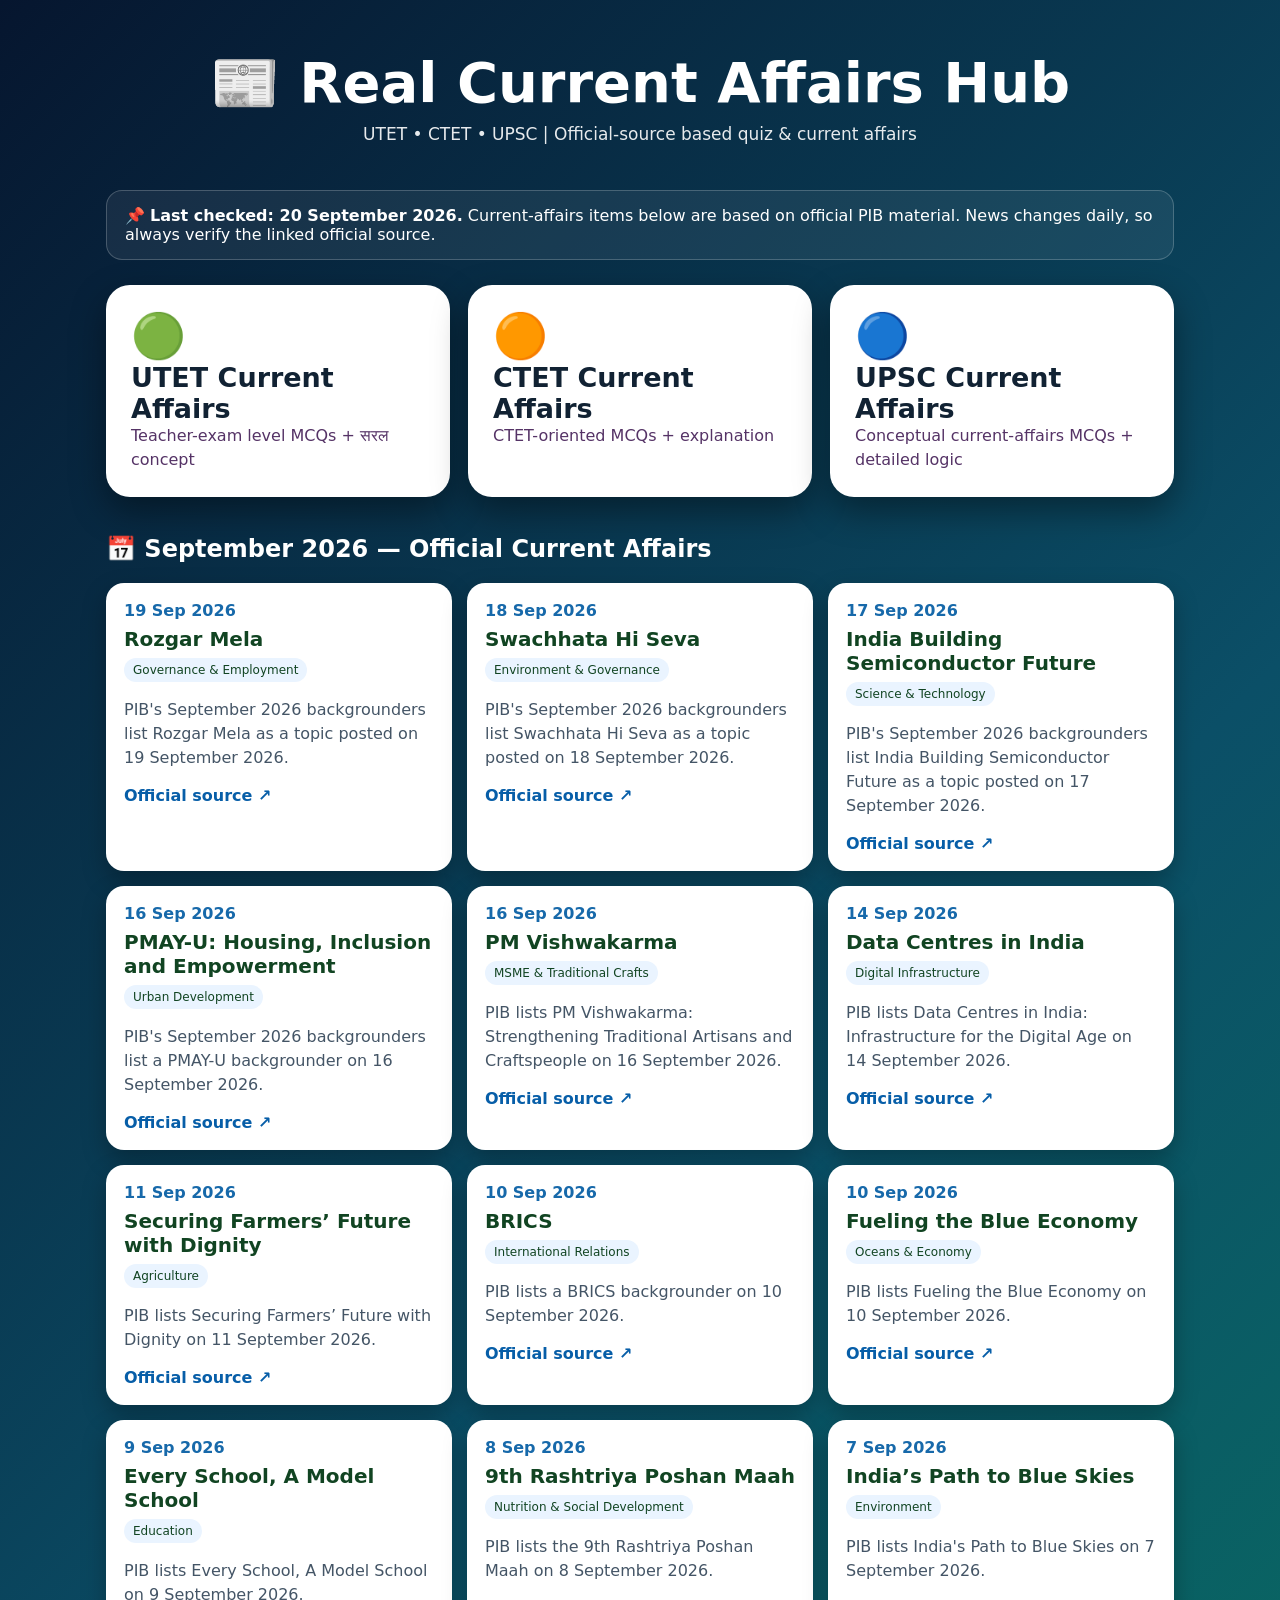
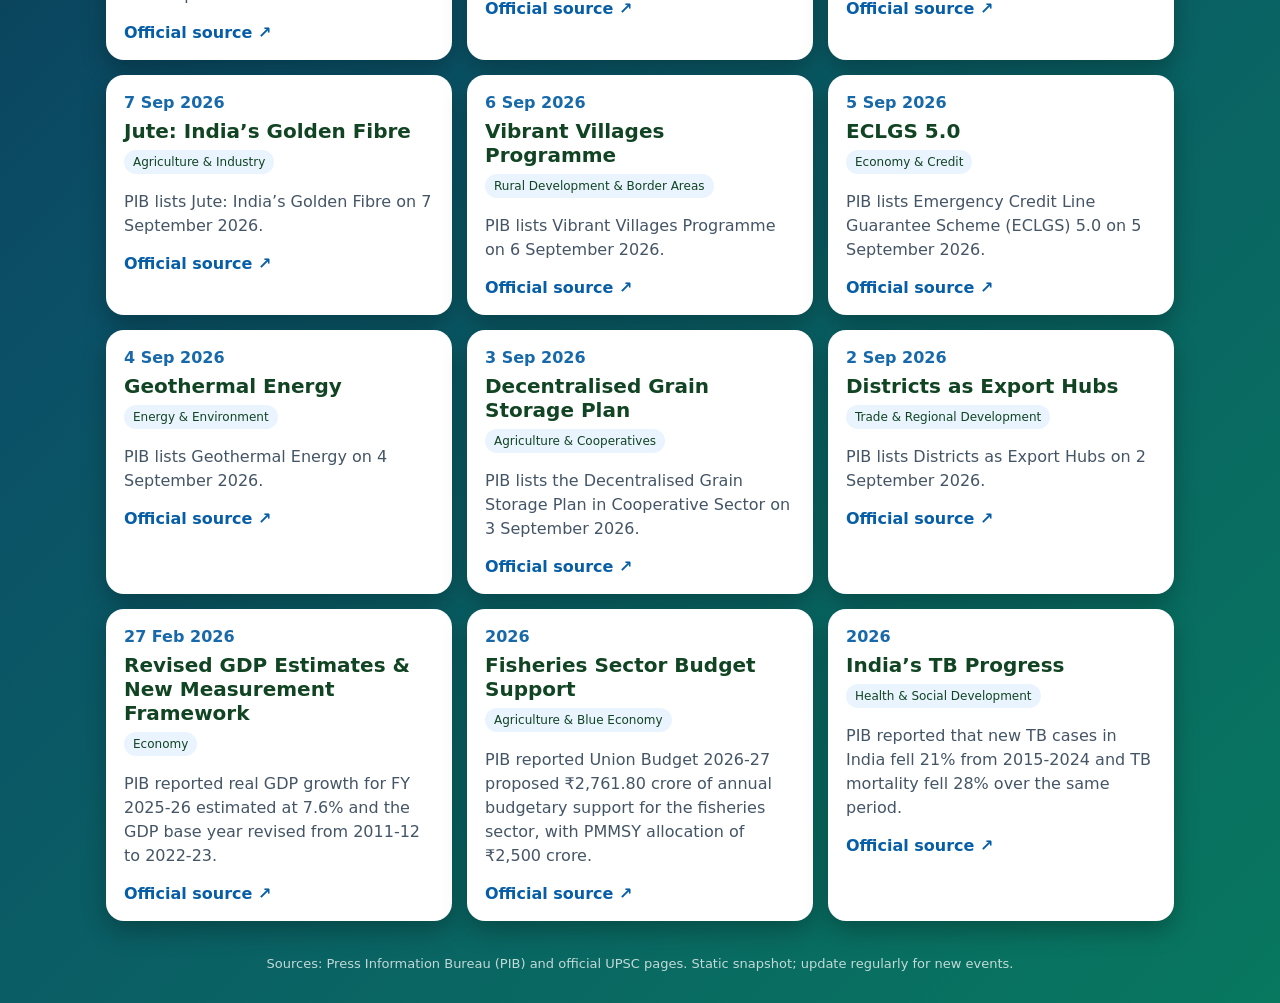
<file: index.html>
<!doctype html><html lang="hi"><head><meta charset="utf-8"><meta name="viewport" content="width=device-width,initial-scale=1">
<title>Real Current Affairs • UTET • CTET • UPSC</title>
<style>
*{box-sizing:border-box}body{margin:0;font-family:system-ui,Arial;background:linear-gradient(135deg,#06162f,#0b4f67,#08785f);color:#fff}
.wrap{max-width:1100px;margin:auto;padding:22px 16px}.hero{padding:28px 8px;text-align:center}h1{font-size:clamp(30px,6vw,56px);margin:0 0 8px}.sub{font-size:17px;opacity:.9}
.notice{margin:18px 0;padding:15px 18px;border-radius:16px;background:#fff1;color:#fff;border:1px solid #ffffff35}
.grid{display:grid;grid-template-columns:repeat(auto-fit,minmax(260px,1fr));gap:18px;margin:25px 0}.exam{padding:25px;border-radius:24px;background:#fff;color:#123;text-decoration:none;box-shadow:0 14px 35px #0006;transition:.2s}.exam:hover{transform:translateY(-4px)}.icon{font-size:44px}.title{font-size:27px;font-weight:900}.desc{color:#536;line-height:1.5}
h2{margin-top:38px}.newsgrid{display:grid;grid-template-columns:repeat(auto-fit,minmax(270px,1fr));gap:15px}.news{background:#fff;color:#142;border-radius:18px;padding:18px;box-shadow:0 10px 25px #0004}.news h3{margin:7px 0;font-size:20px}.date{font-weight:800;color:#1769aa}.tag{display:inline-block;background:#eaf4ff;padding:5px 9px;border-radius:20px;font-size:12px}.news p{line-height:1.5;color:#456}.news a{font-weight:800;color:#075ea8;text-decoration:none}.footer{text-align:center;opacity:.75;margin:35px 0 10px;font-size:13px}
</style></head><body><div class="wrap">
<header class="hero"><h1>📰 Real Current Affairs Hub</h1><div class="sub">UTET • CTET • UPSC | Official-source based quiz & current affairs</div></header>
<div class="notice">📌 <b>Last checked: 20 September 2026.</b> Current-affairs items below are based on official PIB material. News changes daily, so always verify the linked official source.</div>
<div class="grid">
<a class="exam" href="quiz.html?exam=UTET"><div class="icon">🟢</div><div class="title">UTET Current Affairs</div><div class="desc">Teacher-exam level MCQs + सरल concept</div></a>
<a class="exam" href="quiz.html?exam=CTET"><div class="icon">🟠</div><div class="title">CTET Current Affairs</div><div class="desc">CTET-oriented MCQs + explanation</div></a>
<a class="exam" href="quiz.html?exam=UPSC"><div class="icon">🔵</div><div class="title">UPSC Current Affairs</div><div class="desc">Conceptual current-affairs MCQs + detailed logic</div></a>
</div>
<h2>📅 September 2026 — Official Current Affairs</h2><div class="newsgrid"><article class="news"><span class="date">19 Sep 2026</span><h3>Rozgar Mela</h3><div class="tag">Governance &amp; Employment</div><p>PIB&#x27;s September 2026 backgrounders list Rozgar Mela as a topic posted on 19 September 2026.</p><a target="_blank" href="https://www.pib.gov.in/ViewBackgrounder.aspx?MenuId=52&amp;lang=1&amp;reg=48">Official source ↗</a></article><article class="news"><span class="date">18 Sep 2026</span><h3>Swachhata Hi Seva</h3><div class="tag">Environment &amp; Governance</div><p>PIB&#x27;s September 2026 backgrounders list Swachhata Hi Seva as a topic posted on 18 September 2026.</p><a target="_blank" href="https://www.pib.gov.in/ViewBackgrounder.aspx?MenuId=52&amp;lang=1&amp;reg=48">Official source ↗</a></article><article class="news"><span class="date">17 Sep 2026</span><h3>India Building Semiconductor Future</h3><div class="tag">Science &amp; Technology</div><p>PIB&#x27;s September 2026 backgrounders list India Building Semiconductor Future as a topic posted on 17 September 2026.</p><a target="_blank" href="https://www.pib.gov.in/ViewBackgrounder.aspx?MenuId=52&amp;lang=1&amp;reg=48">Official source ↗</a></article><article class="news"><span class="date">16 Sep 2026</span><h3>PMAY-U: Housing, Inclusion and Empowerment</h3><div class="tag">Urban Development</div><p>PIB&#x27;s September 2026 backgrounders list a PMAY-U backgrounder on 16 September 2026.</p><a target="_blank" href="https://www.pib.gov.in/ViewBackgrounder.aspx?MenuId=52&amp;lang=1&amp;reg=48">Official source ↗</a></article><article class="news"><span class="date">16 Sep 2026</span><h3>PM Vishwakarma</h3><div class="tag">MSME &amp; Traditional Crafts</div><p>PIB lists PM Vishwakarma: Strengthening Traditional Artisans and Craftspeople on 16 September 2026.</p><a target="_blank" href="https://www.pib.gov.in/ViewBackgrounder.aspx?MenuId=52&amp;lang=1&amp;reg=48">Official source ↗</a></article><article class="news"><span class="date">14 Sep 2026</span><h3>Data Centres in India</h3><div class="tag">Digital Infrastructure</div><p>PIB lists Data Centres in India: Infrastructure for the Digital Age on 14 September 2026.</p><a target="_blank" href="https://www.pib.gov.in/ViewBackgrounder.aspx?MenuId=52&amp;lang=1&amp;reg=48">Official source ↗</a></article><article class="news"><span class="date">11 Sep 2026</span><h3>Securing Farmers’ Future with Dignity</h3><div class="tag">Agriculture</div><p>PIB lists Securing Farmers’ Future with Dignity on 11 September 2026.</p><a target="_blank" href="https://www.pib.gov.in/ViewBackgrounder.aspx?MenuId=52&amp;lang=1&amp;reg=48">Official source ↗</a></article><article class="news"><span class="date">10 Sep 2026</span><h3>BRICS</h3><div class="tag">International Relations</div><p>PIB lists a BRICS backgrounder on 10 September 2026.</p><a target="_blank" href="https://www.pib.gov.in/ViewBackgrounder.aspx?MenuId=52&amp;lang=1&amp;reg=48">Official source ↗</a></article><article class="news"><span class="date">10 Sep 2026</span><h3>Fueling the Blue Economy</h3><div class="tag">Oceans &amp; Economy</div><p>PIB lists Fueling the Blue Economy on 10 September 2026.</p><a target="_blank" href="https://www.pib.gov.in/ViewBackgrounder.aspx?MenuId=52&amp;lang=1&amp;reg=48">Official source ↗</a></article><article class="news"><span class="date">9 Sep 2026</span><h3>Every School, A Model School</h3><div class="tag">Education</div><p>PIB lists Every School, A Model School on 9 September 2026.</p><a target="_blank" href="https://www.pib.gov.in/ViewBackgrounder.aspx?MenuId=52&amp;lang=1&amp;reg=48">Official source ↗</a></article><article class="news"><span class="date">8 Sep 2026</span><h3>9th Rashtriya Poshan Maah</h3><div class="tag">Nutrition &amp; Social Development</div><p>PIB lists the 9th Rashtriya Poshan Maah on 8 September 2026.</p><a target="_blank" href="https://www.pib.gov.in/ViewBackgrounder.aspx?MenuId=52&amp;lang=1&amp;reg=48">Official source ↗</a></article><article class="news"><span class="date">7 Sep 2026</span><h3>India’s Path to Blue Skies</h3><div class="tag">Environment</div><p>PIB lists India&#x27;s Path to Blue Skies on 7 September 2026.</p><a target="_blank" href="https://www.pib.gov.in/ViewBackgrounder.aspx?MenuId=52&amp;lang=1&amp;reg=48">Official source ↗</a></article><article class="news"><span class="date">7 Sep 2026</span><h3>Jute: India’s Golden Fibre</h3><div class="tag">Agriculture &amp; Industry</div><p>PIB lists Jute: India’s Golden Fibre on 7 September 2026.</p><a target="_blank" href="https://www.pib.gov.in/ViewBackgrounder.aspx?MenuId=52&amp;lang=1&amp;reg=48">Official source ↗</a></article><article class="news"><span class="date">6 Sep 2026</span><h3>Vibrant Villages Programme</h3><div class="tag">Rural Development &amp; Border Areas</div><p>PIB lists Vibrant Villages Programme on 6 September 2026.</p><a target="_blank" href="https://www.pib.gov.in/ViewBackgrounder.aspx?MenuId=52&amp;lang=1&amp;reg=48">Official source ↗</a></article><article class="news"><span class="date">5 Sep 2026</span><h3>ECLGS 5.0</h3><div class="tag">Economy &amp; Credit</div><p>PIB lists Emergency Credit Line Guarantee Scheme (ECLGS) 5.0 on 5 September 2026.</p><a target="_blank" href="https://www.pib.gov.in/ViewBackgrounder.aspx?MenuId=52&amp;lang=1&amp;reg=48">Official source ↗</a></article><article class="news"><span class="date">4 Sep 2026</span><h3>Geothermal Energy</h3><div class="tag">Energy &amp; Environment</div><p>PIB lists Geothermal Energy on 4 September 2026.</p><a target="_blank" href="https://www.pib.gov.in/ViewBackgrounder.aspx?MenuId=52&amp;lang=1&amp;reg=48">Official source ↗</a></article><article class="news"><span class="date">3 Sep 2026</span><h3>Decentralised Grain Storage Plan</h3><div class="tag">Agriculture &amp; Cooperatives</div><p>PIB lists the Decentralised Grain Storage Plan in Cooperative Sector on 3 September 2026.</p><a target="_blank" href="https://www.pib.gov.in/ViewBackgrounder.aspx?MenuId=52&amp;lang=1&amp;reg=48">Official source ↗</a></article><article class="news"><span class="date">2 Sep 2026</span><h3>Districts as Export Hubs</h3><div class="tag">Trade &amp; Regional Development</div><p>PIB lists Districts as Export Hubs on 2 September 2026.</p><a target="_blank" href="https://www.pib.gov.in/ViewBackgrounder.aspx?MenuId=52&amp;lang=1&amp;reg=48">Official source ↗</a></article><article class="news"><span class="date">27 Feb 2026</span><h3>Revised GDP Estimates &amp; New Measurement Framework</h3><div class="tag">Economy</div><p>PIB reported real GDP growth for FY 2025-26 estimated at 7.6% and the GDP base year revised from 2011-12 to 2022-23.</p><a target="_blank" href="https://www.pib.gov.in/PressReleasePage.aspx?PRID=2233792&amp;lang=1&amp;reg=3">Official source ↗</a></article><article class="news"><span class="date">2026</span><h3>Fisheries Sector Budget Support</h3><div class="tag">Agriculture &amp; Blue Economy</div><p>PIB reported Union Budget 2026-27 proposed ₹2,761.80 crore of annual budgetary support for the fisheries sector, with PMMSY allocation of ₹2,500 crore.</p><a target="_blank" href="https://www.pib.gov.in/PressReleasePage.aspx?PRID=2249228">Official source ↗</a></article><article class="news"><span class="date">2026</span><h3>India’s TB Progress</h3><div class="tag">Health &amp; Social Development</div><p>PIB reported that new TB cases in India fell 21% from 2015-2024 and TB mortality fell 28% over the same period.</p><a target="_blank" href="https://www.pib.gov.in/PressReleasePage.aspx?PRID=2244661&amp;lang=1&amp;reg=3">Official source ↗</a></article></div>
<div class="footer">Sources: Press Information Bureau (PIB) and official UPSC pages. Static snapshot; update regularly for new events.</div>
</div></body></html>
</file>
